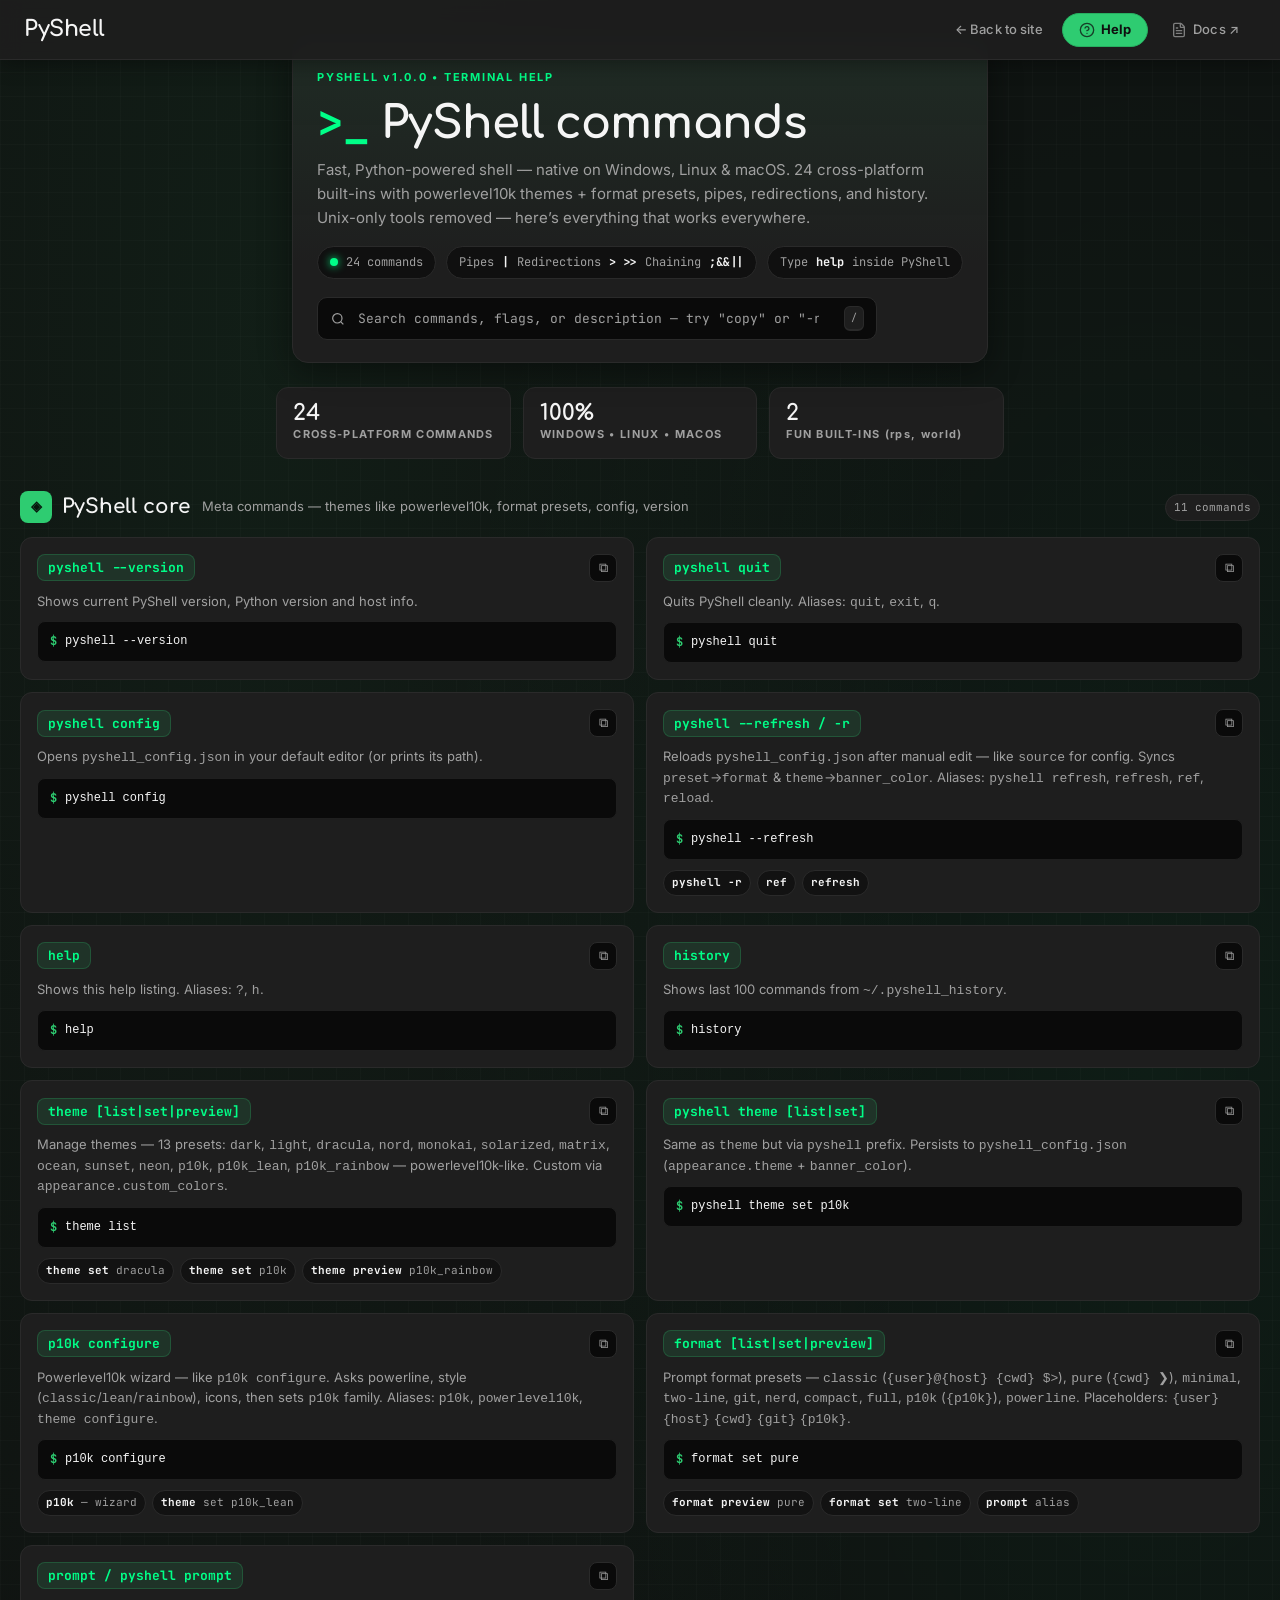
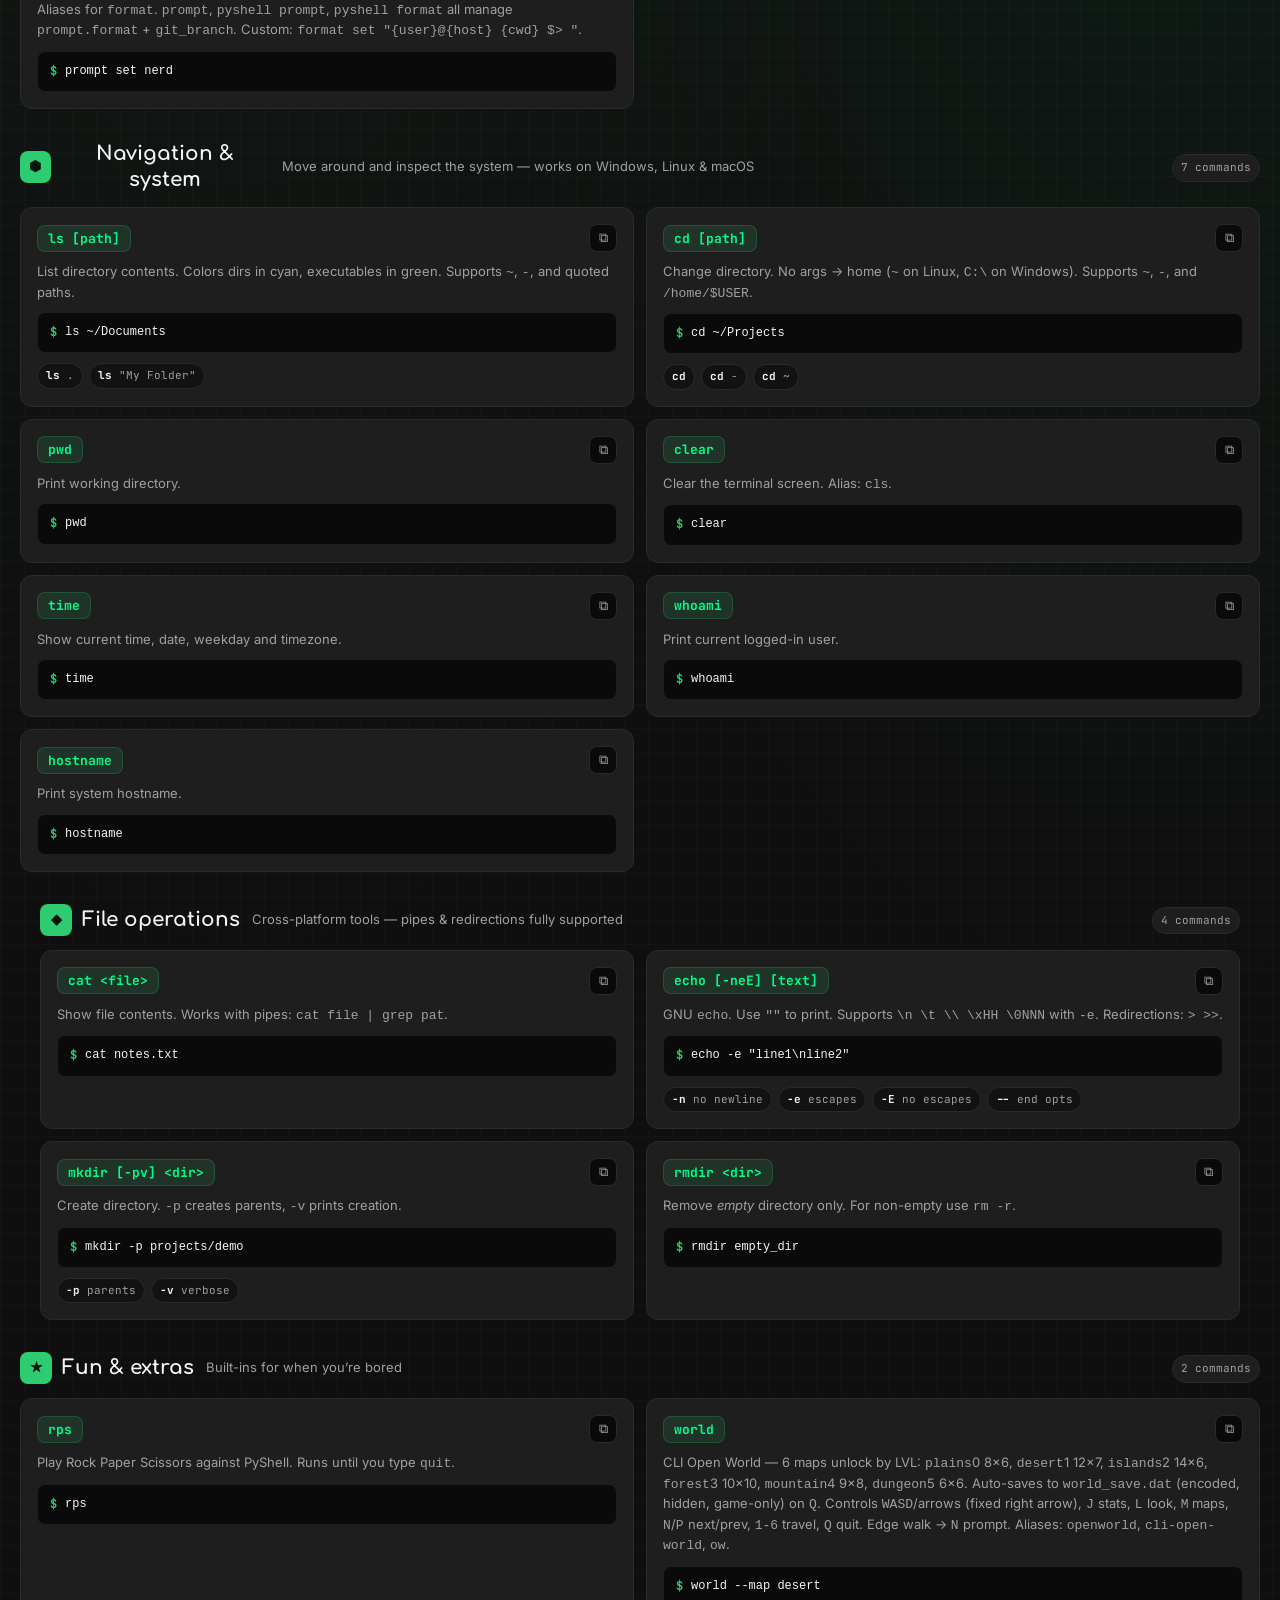
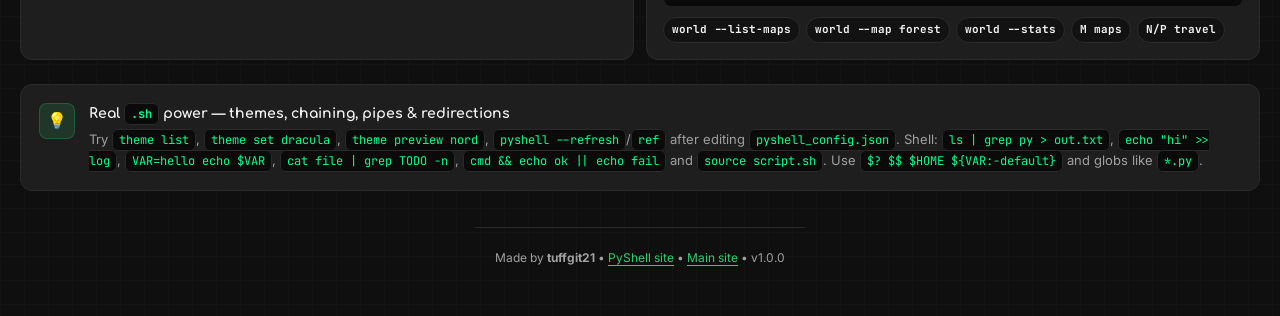
<file: pyshell_help.html>
<!doctype html>
<html lang="en">
  <head>
    <meta charset="UTF-8" />
    <meta name="viewport" content="width=device-width, initial-scale=1.0" />
    <title>PyShell — Help & Commands</title>
    <link rel="icon" type="image/svg+xml" href="favicon.svg" />
    <link rel="manifest" href="manifest.json" />
    <meta name="theme-color" content="#0f0f0f" />
    <meta name="apple-mobile-web-app-capable" content="yes" />
    <link rel="apple-touch-icon" href="favicon.svg" />
    <link rel="preconnect" href="https://fonts.googleapis.com" />
    <link rel="preconnect" href="https://fonts.gstatic.com" crossorigin />
    <link
      href="https://fonts.googleapis.com/css2?family=Comfortaa:wght@300..700&family=JetBrains+Mono:wght@400;600;700&family=Inter:wght@400;500;600;700&display=swap"
      rel="stylesheet"
    />
    <link rel="stylesheet" href="style.css" />
    <script src="script.js" defer></script>
  </head>
  <body class="help-page">
    <header class="hdiv">
      <a class="hp" href="./index.html">PyShell</a>
      <button
        class="menu-toggle"
        type="button"
        aria-expanded="false"
        aria-controls="main-navigation"
      >
        <span class="menu-icon" aria-hidden="true"
          ><span></span><span></span><span></span
        ></span>
        <span class="sr-only">Toggle navigation</span>
      </button>
      <nav class="hnav" id="main-navigation">
        <a class="hbutton" href="https://tuffgit21.github.io/PyShell/"
          >← Back to site</a
        >
        <a class="hbutton active" href="#top"
          ><svg
            xmlns="http://www.w3.org/2000/svg"
            width="24"
            height="24"
            viewBox="0 0 24 24"
            fill="none"
            stroke="currentColor"
            stroke-width="2"
            stroke-linecap="round"
            stroke-linejoin="round"
            class="lucide lucide-circle-question-mark"
          >
            <circle cx="12" cy="12" r="10" />
            <path d="M9.09 9a3 3 0 0 1 5.83 1c0 2-3 3-3 3" />
            <path d="M12 17h.01" /></svg
          >Help</a
        >
        <a
          class="hbutton"
          href="https://tuffgit21.github.io/PyShell/"
          target="_blank"
          rel="noopener"
          ><svg
            xmlns="http://www.w3.org/2000/svg"
            width="24"
            height="24"
            viewBox="0 0 24 24"
            fill="none"
            stroke="currentColor"
            stroke-width="2"
            stroke-linecap="round"
            stroke-linejoin="round"
            class="lucide lucide-file-text"
          >
            <path
              d="M6 22a2 2 0 0 1-2-2V4a2 2 0 0 1 2-2h8a2.4 2.4 0 0 1 1.704.706l3.588 3.588A2.4 2.4 0 0 1 20 8v12a2 2 0 0 1-2 2z"
            />
            <path d="M14 2v5a1 1 0 0 0 1 1h5" />
            <path d="M10 9H8" />
            <path d="M16 13H8" />
            <path d="M16 17H8" /></svg
          >Docs ↗</a
        >
      </nav>
    </header>

    <main class="main-content" id="top">
      <!-- Hero -->
      <section class="help-hero">
        <p class="eyebrow">
          PYSHELL
          <span data-pyshell-version data-pyshell-version-prefix="v"
            >v0.3.3-alpha</span
          >
          • TERMINAL HELP
        </p>
        <h1><span>>_</span> PyShell commands</h1>
        <p class="intro-text">
          Fast, Python-powered shell — native on Windows, Linux & macOS. 24
          cross-platform built-ins with powerlevel10k themes + format presets,
          pipes, redirections, and history. Unix-only tools removed — here’s
          everything that works everywhere.
        </p>
        <div class="hero-meta">
          <span class="meta-pill dot">24 commands</span>
          <span class="meta-pill"
            >Pipes <strong>|</strong> Redirections
            <strong>&gt; &gt;&gt;</strong> Chaining
            <strong>;&amp;&amp;||</strong></span
          >
          <span class="meta-pill"
            >Type <strong>help</strong> inside PyShell</span
          >
        </div>
        <label class="search-wrap" aria-label="Search commands">
          <svg
            viewBox="0 0 24 24"
            width="16"
            height="16"
            fill="none"
            stroke="currentColor"
            stroke-width="1.8"
            aria-hidden="true"
          >
            <circle cx="11" cy="11" r="7" />
            <path d="M16 16l4 4" />
          </svg>
          <input
            id="cmd-search"
            type="search"
            placeholder='Search commands, flags, or description — try "copy" or "-r"'
            autocomplete="off"
          />
          <kbd>/</kbd>
        </label>
      </section>

      <div class="stats">
        <div class="stat">
          <strong>24</strong><span>CROSS-PLATFORM COMMANDS</span>
        </div>
        <div class="stat">
          <strong>100%</strong><span>WINDOWS • LINUX • MACOS</span>
        </div>
        <div class="stat">
          <strong>2</strong><span>FUN BUILT-INS (rps, world)</span>
        </div>
      </div>

      <!-- Core — themes + format presets like powerlevel10k -->
      <section class="category" data-category>
        <div class="category-head">
          <h2><span class="cat-icon">◈</span> PyShell core</h2>
          <p>
            Meta commands — themes like powerlevel10k, format presets, config,
            version
          </p>
          <span class="count">11 commands</span>
        </div>
        <div class="command-grid">
          <article
            class="command-card"
            data-search="pyshell --version version shows current"
          >
            <div class="cmd-top">
              <span class="cmd-name">pyshell --version</span>
              <div class="cmd-actions">
                <button
                  class="icon-btn"
                  aria-label="Copy command"
                  onclick="copyCmd(this, 'pyshell --version')"
                >
                  ⧉
                </button>
              </div>
            </div>
            <p class="cmd-desc">
              Shows current PyShell version, Python version and host info.
            </p>
            <div class="cmd-example">
              <span class="prompt">$</span> <code>pyshell --version</code>
            </div>
          </article>
          <article
            class="command-card"
            data-search="pyshell quit exit q quits shell"
          >
            <div class="cmd-top">
              <span class="cmd-name">pyshell quit</span>
              <div class="cmd-actions">
                <button
                  class="icon-btn"
                  aria-label="Copy command"
                  onclick="copyCmd(this, 'pyshell quit')"
                >
                  ⧉
                </button>
              </div>
            </div>
            <p class="cmd-desc">
              Quits PyShell cleanly. Aliases: <code>quit</code>,
              <code>exit</code>, <code>q</code>.
            </p>
            <div class="cmd-example">
              <span class="prompt">$</span> <code>pyshell quit</code>
            </div>
          </article>
          <article
            class="command-card"
            data-search="pyshell config cfg config open"
          >
            <div class="cmd-top">
              <span class="cmd-name">pyshell config</span>
              <div class="cmd-actions">
                <button
                  class="icon-btn"
                  aria-label="Copy command"
                  onclick="copyCmd(this, 'pyshell config')"
                >
                  ⧉
                </button>
              </div>
            </div>
            <p class="cmd-desc">
              Opens <code>pyshell_config.json</code> in your default editor (or
              prints its path).
            </p>
            <div class="cmd-example">
              <span class="prompt">$</span> <code>pyshell config</code>
            </div>
          </article>
          <article
            class="command-card"
            data-search="pyshell --refresh -r refresh reload ref source config manual edit"
          >
            <div class="cmd-top">
              <span class="cmd-name">pyshell --refresh / -r</span>
              <div class="cmd-actions">
                <button
                  class="icon-btn"
                  aria-label="Copy command"
                  onclick="copyCmd(this, 'pyshell --refresh')"
                >
                  ⧉
                </button>
              </div>
            </div>
            <p class="cmd-desc">
              Reloads <code>pyshell_config.json</code> after manual edit — like
              <code>source</code> for config. Syncs <code>preset</code>→<code
                >format</code
              >
              & <code>theme</code>→<code>banner_color</code>. Aliases:
              <code>pyshell refresh</code>, <code>refresh</code>,
              <code>ref</code>, <code>reload</code>.
            </p>
            <div class="cmd-example">
              <span class="prompt">$</span> <code>pyshell --refresh</code>
            </div>
            <div class="cmd-flags">
              <span class="flag"><strong>pyshell -r</strong></span
              ><span class="flag"><strong>ref</strong></span
              ><span class="flag"><strong>refresh</strong></span>
            </div>
          </article>
          <article class="command-card" data-search="help ? h show help">
            <div class="cmd-top">
              <span class="cmd-name">help</span>
              <div class="cmd-actions">
                <button
                  class="icon-btn"
                  aria-label="Copy command"
                  onclick="copyCmd(this, 'help')"
                >
                  ⧉
                </button>
              </div>
            </div>
            <p class="cmd-desc">
              Shows this help listing. Aliases: <code>?</code>, <code>h</code>.
            </p>
            <div class="cmd-example">
              <span class="prompt">$</span> <code>help</code>
            </div>
          </article>
          <article
            class="command-card"
            data-search="history show command history"
          >
            <div class="cmd-top">
              <span class="cmd-name">history</span>
              <div class="cmd-actions">
                <button
                  class="icon-btn"
                  aria-label="Copy command"
                  onclick="copyCmd(this, 'history')"
                >
                  ⧉
                </button>
              </div>
            </div>
            <p class="cmd-desc">
              Shows last 100 commands from <code>~/.pyshell_history</code>.
            </p>
            <div class="cmd-example">
              <span class="prompt">$</span> <code>history</code>
            </div>
          </article>
          <article
            class="command-card"
            data-search="theme list set preview pyshell theme dark dracula nord monokai solarized matrix ocean sunset neon light p10k"
          >
            <div class="cmd-top">
              <span class="cmd-name">theme [list|set|preview]</span>
              <div class="cmd-actions">
                <button
                  class="icon-btn"
                  aria-label="Copy"
                  onclick="copyCmd(this, 'theme list')"
                >
                  ⧉
                </button>
              </div>
            </div>
            <p class="cmd-desc">
              Manage themes — 13 presets: <code>dark</code>, <code>light</code>,
              <code>dracula</code>, <code>nord</code>, <code>monokai</code>,
              <code>solarized</code>, <code>matrix</code>, <code>ocean</code>,
              <code>sunset</code>, <code>neon</code>, <code>p10k</code>,
              <code>p10k_lean</code>, <code>p10k_rainbow</code> —
              powerlevel10k-like. Custom via
              <code>appearance.custom_colors</code>.
            </p>
            <div class="cmd-example">
              <span class="prompt">$</span> <code>theme list</code>
            </div>
            <div class="cmd-flags">
              <span class="flag"><strong>theme set</strong> dracula</span
              ><span class="flag"><strong>theme set</strong> p10k</span
              ><span class="flag"
                ><strong>theme preview</strong> p10k_rainbow</span
              >
            </div>
          </article>
          <article
            class="command-card"
            data-search="pyshell theme list set preview config appearance banner color"
          >
            <div class="cmd-top">
              <span class="cmd-name">pyshell theme [list|set]</span>
              <div class="cmd-actions">
                <button
                  class="icon-btn"
                  aria-label="Copy"
                  onclick="copyCmd(this, 'pyshell theme set dracula')"
                >
                  ⧉
                </button>
              </div>
            </div>
            <p class="cmd-desc">
              Same as <code>theme</code> but via <code>pyshell</code> prefix.
              Persists to <code>pyshell_config.json</code> (<code
                >appearance.theme</code
              >
              + <code>banner_color</code>).
            </p>
            <div class="cmd-example">
              <span class="prompt">$</span> <code>pyshell theme set p10k</code>
            </div>
          </article>
          <article
            class="command-card"
            data-search="p10k configure powerlevel10k wizard theme classic lean rainbow icons nerd font"
          >
            <div class="cmd-top">
              <span class="cmd-name">p10k configure</span>
              <div class="cmd-actions">
                <button
                  class="icon-btn"
                  aria-label="Copy"
                  onclick="copyCmd(this, 'p10k configure')"
                >
                  ⧉
                </button>
              </div>
            </div>
            <p class="cmd-desc">
              Powerlevel10k wizard — like <code>p10k configure</code>. Asks
              powerline, style
              (<code>classic</code>/<code>lean</code>/<code>rainbow</code>),
              icons, then sets <code>p10k</code> family. Aliases:
              <code>p10k</code>, <code>powerlevel10k</code>,
              <code>theme configure</code>.
            </p>
            <div class="cmd-example">
              <span class="prompt">$</span> <code>p10k configure</code>
            </div>
            <div class="cmd-flags">
              <span class="flag"><strong>p10k</strong> — wizard</span
              ><span class="flag"><strong>theme</strong> set p10k_lean</span>
            </div>
          </article>
          <article
            class="command-card"
            data-search="format prompt list set preview classic pure minimal two-line git nerd compact full p10k powerline placeholders"
          >
            <div class="cmd-top">
              <span class="cmd-name">format [list|set|preview]</span>
              <div class="cmd-actions">
                <button
                  class="icon-btn"
                  aria-label="Copy"
                  onclick="copyCmd(this, 'format list')"
                >
                  ⧉
                </button>
              </div>
            </div>
            <p class="cmd-desc">
              Prompt format presets — <code>classic</code> (<code
                >{user}@{host} {cwd} $&gt;</code
              >), <code>pure</code> (<code>{cwd} ❯</code>),
              <code>minimal</code>, <code>two-line</code>, <code>git</code>,
              <code>nerd</code>, <code>compact</code>, <code>full</code>,
              <code>p10k</code> (<code>{p10k}</code>), <code>powerline</code>.
              Placeholders: <code>{user}</code> <code>{host}</code>
              <code>{cwd}</code> <code>{git}</code> <code>{p10k}</code>.
            </p>
            <div class="cmd-example">
              <span class="prompt">$</span> <code>format set pure</code>
            </div>
            <div class="cmd-flags">
              <span class="flag"><strong>format preview</strong> pure</span
              ><span class="flag"><strong>format set</strong> two-line</span
              ><span class="flag"><strong>prompt</strong> alias</span>
            </div>
          </article>
          <article
            class="command-card"
            data-search="prompt format pyshell prompt format classic pure p10k git_branch"
          >
            <div class="cmd-top">
              <span class="cmd-name">prompt / pyshell prompt</span>
              <div class="cmd-actions">
                <button
                  class="icon-btn"
                  aria-label="Copy"
                  onclick="copyCmd(this, 'prompt set nerd')"
                >
                  ⧉
                </button>
              </div>
            </div>
            <p class="cmd-desc">
              Aliases for <code>format</code>. <code>prompt</code>,
              <code>pyshell prompt</code>, <code>pyshell format</code> all
              manage <code>prompt.format</code> + <code>git_branch</code>.
              Custom: <code>format set "{user}@{host} {cwd} $&gt; "</code>.
            </p>
            <div class="cmd-example">
              <span class="prompt">$</span> <code>prompt set nerd</code>
            </div>
          </article>
        </div>
      </section>

      <!-- Navigation -->
      <section class="category" data-category>
        <div class="category-head">
          <h2><span class="cat-icon">⬢</span> Navigation & system</h2>
          <p>
            Move around and inspect the system — works on Windows, Linux & macOS
          </p>
          <span class="count">7 commands</span>
        </div>
        <div class="command-grid">
          <article class="command-card" data-search="ls list directory path">
            <div class="cmd-top">
              <span class="cmd-name">ls [path]</span>
              <div class="cmd-actions">
                <button
                  class="icon-btn"
                  aria-label="Copy"
                  onclick="copyCmd(this, 'ls')"
                >
                  ⧉
                </button>
              </div>
            </div>
            <p class="cmd-desc">
              List directory contents. Colors dirs in cyan, executables in
              green. Supports <code>~</code>, <code>-</code>, and quoted paths.
            </p>
            <div class="cmd-example">
              <span class="prompt">$</span> <code>ls ~/Documents</code>
            </div>
            <div class="cmd-flags">
              <span class="flag"><strong>ls</strong> .</span
              ><span class="flag"><strong>ls</strong> "My Folder"</span>
            </div>
          </article>
          <article
            class="command-card"
            data-search="cd change directory home ~ -"
          >
            <div class="cmd-top">
              <span class="cmd-name">cd [path]</span>
              <div class="cmd-actions">
                <button
                  class="icon-btn"
                  aria-label="Copy"
                  onclick="copyCmd(this, 'cd ~')"
                >
                  ⧉
                </button>
              </div>
            </div>
            <p class="cmd-desc">
              Change directory. No args → home (<code>~</code> on Linux,
              <code>C:\</code> on Windows). Supports <code>~</code>,
              <code>-</code>, and <code>/home/$USER</code>.
            </p>
            <div class="cmd-example">
              <span class="prompt">$</span> <code>cd ~/Projects</code>
            </div>
            <div class="cmd-flags">
              <span class="flag"><strong>cd</strong></span
              ><span class="flag"><strong>cd</strong> -</span
              ><span class="flag"><strong>cd</strong> ~</span>
            </div>
          </article>
          <article
            class="command-card"
            data-search="pwd show current directory print working"
          >
            <div class="cmd-top">
              <span class="cmd-name">pwd</span>
              <div class="cmd-actions">
                <button
                  class="icon-btn"
                  aria-label="Copy"
                  onclick="copyCmd(this, 'pwd')"
                >
                  ⧉
                </button>
              </div>
            </div>
            <p class="cmd-desc">Print working directory.</p>
            <div class="cmd-example">
              <span class="prompt">$</span> <code>pwd</code>
            </div>
          </article>
          <article class="command-card" data-search="clear cls clear screen">
            <div class="cmd-top">
              <span class="cmd-name">clear</span>
              <div class="cmd-actions">
                <button
                  class="icon-btn"
                  aria-label="Copy"
                  onclick="copyCmd(this, 'clear')"
                >
                  ⧉
                </button>
              </div>
            </div>
            <p class="cmd-desc">
              Clear the terminal screen. Alias: <code>cls</code>.
            </p>
            <div class="cmd-example">
              <span class="prompt">$</span> <code>clear</code>
            </div>
          </article>
          <article
            class="command-card"
            data-search="time date show clock timezone"
          >
            <div class="cmd-top">
              <span class="cmd-name">time</span>
              <div class="cmd-actions">
                <button
                  class="icon-btn"
                  aria-label="Copy"
                  onclick="copyCmd(this, 'time')"
                >
                  ⧉
                </button>
              </div>
            </div>
            <p class="cmd-desc">
              Show current time, date, weekday and timezone.
            </p>
            <div class="cmd-example">
              <span class="prompt">$</span> <code>time</code>
            </div>
          </article>
          <article class="command-card" data-search="whoami show user getpass">
            <div class="cmd-top">
              <span class="cmd-name">whoami</span>
              <div class="cmd-actions">
                <button
                  class="icon-btn"
                  aria-label="Copy"
                  onclick="copyCmd(this, 'whoami')"
                >
                  ⧉
                </button>
              </div>
            </div>
            <p class="cmd-desc">Print current logged-in user.</p>
            <div class="cmd-example">
              <span class="prompt">$</span> <code>whoami</code>
            </div>
          </article>
          <article
            class="command-card"
            data-search="hostname show computer name"
          >
            <div class="cmd-top">
              <span class="cmd-name">hostname</span>
              <div class="cmd-actions">
                <button
                  class="icon-btn"
                  aria-label="Copy"
                  onclick="copyCmd(this, 'hostname')"
                >
                  ⧉
                </button>
              </div>
            </div>
            <p class="cmd-desc">Print system hostname.</p>
            <div class="cmd-example">
              <span class="prompt">$</span> <code>hostname</code>
            </div>
          </article>
          <!-- Unix-replicating: env/export/unset/source kept in CMD_LIST but hidden from help (available via terminal `help`) -->
        </div>
      </section>

      <!-- File Operations (cross-platform subset; Unix-only cp/mv/rm/touch/grep kept in CMD_LIST but hidden here) -->
      <section class="category" data-category>
        <div class="category-head">
          <h2><span class="cat-icon">◆</span> File operations</h2>
          <p>Cross-platform tools — pipes & redirections fully supported</p>
          <span class="count">4 commands</span>
        </div>
        <div class="command-grid">
          <article
            class="command-card"
            data-search="cat show file piped stdin |"
          >
            <div class="cmd-top">
              <span class="cmd-name">cat &lt;file&gt;</span>
              <div class="cmd-actions">
                <button
                  class="icon-btn"
                  aria-label="Copy"
                  onclick="copyCmd(this, 'cat README.md')"
                >
                  ⧉
                </button>
              </div>
            </div>
            <p class="cmd-desc">
              Show file contents. Works with pipes:
              <code>cat file | grep pat</code>.
            </p>
            <div class="cmd-example">
              <span class="prompt">$</span> <code>cat notes.txt</code>
            </div>
          </article>
          <article
            class="command-card"
            data-search="echo print text -n -e -E escapes newline backslash"
          >
            <div class="cmd-top">
              <span class="cmd-name">echo [-neE] [text]</span>
              <div class="cmd-actions">
                <button
                  class="icon-btn"
                  aria-label="Copy"
                  onclick="copyCmd(this, 'echo &quot;hello&quot;')"
                >
                  ⧉
                </button>
              </div>
            </div>
            <p class="cmd-desc">
              GNU <code>echo</code>. Use <code>""</code> to print. Supports
              <code>\n \t \\ \xHH \0NNN</code> with <code>-e</code>.
              Redirections: <code>&gt; &gt;&gt;</code>.
            </p>
            <div class="cmd-example">
              <span class="prompt">$</span> <code>echo -e "line1\nline2"</code>
            </div>
            <div class="cmd-flags">
              <span class="flag"><strong>-n</strong> no newline</span
              ><span class="flag"><strong>-e</strong> escapes</span
              ><span class="flag"><strong>-E</strong> no escapes</span
              ><span class="flag"><strong>--</strong> end opts</span>
            </div>
          </article>
          <!-- Unix-replicating cp/mv kept in CMD_LIST but hidden from help -->
          <article
            class="command-card"
            data-search="mkdir make directory -p -v parents"
          >
            <div class="cmd-top">
              <span class="cmd-name">mkdir [-pv] &lt;dir&gt;</span>
              <div class="cmd-actions">
                <button
                  class="icon-btn"
                  aria-label="Copy"
                  onclick="copyCmd(this, 'mkdir -p a/b/c')"
                >
                  ⧉
                </button>
              </div>
            </div>
            <p class="cmd-desc">
              Create directory. <code>-p</code> creates parents,
              <code>-v</code> prints creation.
            </p>
            <div class="cmd-example">
              <span class="prompt">$</span> <code>mkdir -p projects/demo</code>
            </div>
            <div class="cmd-flags">
              <span class="flag"><strong>-p</strong> parents</span
              ><span class="flag"><strong>-v</strong> verbose</span>
            </div>
          </article>
          <!-- Unix-replicating rm kept in CMD_LIST but hidden from help -->
          <article
            class="command-card"
            data-search="rmdir remove empty directory"
          >
            <div class="cmd-top">
              <span class="cmd-name">rmdir &lt;dir&gt;</span>
              <div class="cmd-actions">
                <button
                  class="icon-btn"
                  aria-label="Copy"
                  onclick="copyCmd(this, 'rmdir empty_dir')"
                >
                  ⧉
                </button>
              </div>
            </div>
            <p class="cmd-desc">
              Remove <em>empty</em> directory only. For non-empty use
              <code>rm -r</code>.
            </p>
            <div class="cmd-example">
              <span class="prompt">$</span> <code>rmdir empty_dir</code>
            </div>
          </article>
          <!-- Unix-replicating touch/grep kept in CMD_LIST but hidden from help -->
        </div>
      </section>

      <!-- Fun -->
      <section class="category" data-category>
        <div class="category-head">
          <h2><span class="cat-icon">★</span> Fun & extras</h2>
          <p>Built-ins for when you’re bored</p>
          <span class="count">2 commands</span>
        </div>
        <div class="command-grid">
          <article
            class="command-card"
            data-search="rps rock paper scissors game builtin"
          >
            <div class="cmd-top">
              <span class="cmd-name">rps</span>
              <div class="cmd-actions">
                <button
                  class="icon-btn"
                  aria-label="Copy"
                  onclick="copyCmd(this, 'rps')"
                >
                  ⧉
                </button>
              </div>
            </div>
            <p class="cmd-desc">
              Play Rock Paper Scissors against PyShell. Runs until you type
              <code>quit</code>.
            </p>
            <div class="cmd-example">
              <span class="prompt">$</span> <code>rps</code>
            </div>
          </article>
          <article
            class="command-card"
            data-search="world openworld cli-open-world ow adventure wasd arrows game builtin map save load unlock"
          >
            <div class="cmd-top">
              <span class="cmd-name">world</span>
              <div class="cmd-actions">
                <button
                  class="icon-btn"
                  aria-label="Copy"
                  onclick="copyCmd(this, 'world')"
                >
                  ⧉
                </button>
              </div>
            </div>
            <p class="cmd-desc">
              CLI Open World — 6 maps unlock by LVL: <code>plains</code>0 8×6,
              <code>desert</code>1 12×7, <code>islands</code>2 14×6,
              <code>forest</code>3 10×10, <code>mountain</code>4 9×8,
              <code>dungeon</code>5 6×6. Auto-saves to
              <code>world_save.dat</code> (encoded, hidden, game-only) on
              <code>Q</code>. Controls <code>WASD</code>/arrows (fixed right
              arrow), <code>J</code> stats, <code>L</code> look,
              <code>M</code> maps, <code>N</code>/<code>P</code> next/prev,
              <code>1-6</code> travel, <code>Q</code> quit. Edge walk →
              <code>N</code> prompt. Aliases: <code>openworld</code>,
              <code>cli-open-world</code>, <code>ow</code>.
            </p>
            <div class="cmd-example">
              <span class="prompt">$</span> <code>world --map desert</code>
            </div>
            <div class="cmd-flags">
              <span class="flag"><strong>world --list-maps</strong></span
              ><span class="flag"><strong>world --map forest</strong></span
              ><span class="flag"><strong>world --stats</strong></span
              ><span class="flag"><strong>M maps</strong></span
              ><span class="flag"><strong>N/P travel</strong></span>
            </div>
          </article>
        </div>
      </section>

      <div id="no-results" class="no-results">
        <p style="margin: 0 0 6px; font-weight: 700; color: var(--text)">
          No commands found
        </p>
        <p style="margin: 0; font-size: 13px">
          Try a different term — e.g.
          <code
            style="
              font-family: var(--mono);
              background: #0a0a0a;
              border: 1px solid var(--border);
              padding: 2px 6px;
              border-radius: 6px;
            "
            >cp</code
          >
          or
          <code
            style="
              font-family: var(--mono);
              background: #0a0a0a;
              border: 1px solid var(--border);
              padding: 2px 6px;
              border-radius: 6px;
            "
            >grep</code
          >
        </p>
      </div>

      <section class="terminal-tip">
        <div class="tip-icon">💡</div>
        <div>
          <h3>
            Real <code>.sh</code> power — themes, chaining, pipes & redirections
          </h3>
          <p>
            Try <code>theme list</code>, <code>theme set dracula</code>,
            <code>theme preview nord</code>,
            <code>pyshell --refresh</code>/<code>ref</code> after editing
            <code>pyshell_config.json</code>. Shell:
            <code>ls | grep py &gt; out.txt</code>,
            <code>echo "hi" &gt;&gt; log</code>,
            <code>VAR=hello echo $VAR</code>,
            <code>cat file | grep TODO -n</code>,
            <code>cmd &amp;&amp; echo ok || echo fail</code> and
            <code>source script.sh</code>. Use
            <code>$? $$ $HOME ${VAR:-default}</code> and globs like
            <code>*.py</code>.
          </p>
        </div>
      </section>

      <p class="footer">
        Made by <strong>tuffgit21</strong> •
        <a
          href="https://tuffgit21.is-a.dev/PyShell/"
          target="_blank"
          rel="noopener"
          >PyShell site</a
        >
        •
        <a href="https://tuffgit21.is-a.dev/" target="_blank" rel="noopener"
          >Main site</a
        >
        •
        <span data-pyshell-version data-pyshell-version-prefix="v"
          >v0.3.3-alpha</span
        >
      </p>
    </main>

    <script>
      const input = document.getElementById("cmd-search");
      const cards = [...document.querySelectorAll(".command-card")];
      const categories = [...document.querySelectorAll("[data-category]")];
      const noResults = document.getElementById("no-results");

      function filter(q) {
        const query = q.trim().toLowerCase();
        let visibleCount = 0;
        cards.forEach((c) => {
          const hay = (c.dataset.search + " " + c.textContent).toLowerCase();
          const show = !query || hay.includes(query);
          c.classList.toggle("hidden", !show);
          if (show) visibleCount++;
        });
        categories.forEach((cat) => {
          const hasVisible = [...cat.querySelectorAll(".command-card")].some(
            (card) => !card.classList.contains("hidden"),
          );
          cat.style.display = hasVisible ? "" : "none";
          const countEl = cat.querySelector(".count");
          if (countEl && hasVisible) {
            const n = [...cat.querySelectorAll(".command-card")].filter(
              (c) => !c.classList.contains("hidden"),
            ).length;
            const total = cat.querySelectorAll(".command-card").length;
            countEl.textContent = query
              ? n + " / " + total
              : total + " commands";
          }
        });
        noResults.classList.toggle("visible", visibleCount === 0);
      }

      input.addEventListener("input", (e) => filter(e.target.value));
      // keyboard shortcut: "/" to focus search, Esc to clear
      document.addEventListener("keydown", (e) => {
        if (e.key === "/" && document.activeElement !== input) {
          e.preventDefault();
          input.focus();
        }
        if (e.key === "Escape" && document.activeElement === input) {
          input.value = "";
          filter("");
          input.blur();
        }
      });

      function copyCmd(btn, text) {
        const markCopied = () => {
          btn.textContent = "✓";
          btn.classList.add("copied");
          setTimeout(() => {
            btn.textContent = "⧉";
            btn.classList.remove("copied");
          }, 1200);
        };
        const copyFallback = () => {
          const ta = document.createElement("textarea");
          ta.value = text;
          document.body.appendChild(ta);
          ta.select();
          document.execCommand("copy");
          document.body.removeChild(ta);
          markCopied();
        };

        if (navigator.clipboard && window.isSecureContext) {
          navigator.clipboard
            .writeText(text)
            .then(markCopied)
            .catch(copyFallback);
        } else {
          copyFallback();
        }
      }
    </script>
  </body>
</html>
</file>
<file: style.css>
:root {
  --primary: #2ecc71;
  --primary-dark: #27ae60;
  --neon: #39ff14;
  --neon-glow: #00ff88;
  --background: #0f0f0f;
  --surface: #1e1e1e;
  --surface-hover: #252525;
  --border: #2a2a2a;
  --text: #f5f5f5;
  --text-muted: #a0a0a0;
  --radius: 12px;
  --font: "Inter", system-ui, -apple-system, sans-serif;
  --font-display: "Comfortaa", sans-serif;
  --mono: "JetBrains Mono", ui-monospace, monospace;
}
html {
  scroll-behavior: smooth;
}
* {
  box-sizing: border-box;
}
.span {
  text-align: center;
  display: inline-block;
  font-size: 23px;

  width: 1.2cm;
  height: 0.99cm;
}
body {
  background-color: var(--background);
  color: var(--text);
  font-family: var(--font);
  display: flex;
  flex-direction: column;
  align-items: stretch;
  min-height: 200vh;
  margin: 0;
  padding: 0;
  line-height: 1.6;
  -webkit-font-smoothing: antialiased;
}
html,
body {
  overflow-x: hidden;
  overflow-y: visible;
  max-width: 100vw;
}
.hdiv {
  position: fixed;
  left: 0;
  right: 0;
  display: flex;
  align-items: center;
  justify-content: space-between;
  background: rgba(30, 30, 30, 0.92);
  backdrop-filter: blur(10px);
  -webkit-backdrop-filter: blur(10px);
  border-bottom: 1px solid var(--border);
  width: 100%;
  min-height: 60px;
  height: auto;
  padding: 10px 24px;
  top: 0;
  z-index: 1000;
  gap: 16px;
  box-sizing: border-box;
  box-shadow: 0 4px 20px rgba(0, 0, 0, 0.35);
}
.main-content {
  padding-top: 70px;
}
.hp {
  margin: 0;
  font-family: var(--font-display);
  font-size: 22px;
  font-weight: 700;
  color: var(--text);
  letter-spacing: -0.5px;
  white-space: nowrap;
}
.hp:hover {
  color: var(--neon);
  transition: 0.4s ease-in-out;
  text-shadow: 0 15px 15px #27ae60;
}
.hnav {
  display: flex;
  align-items: center;
  gap: 6px;
  flex-wrap: wrap;
}
.menu-toggle {
  display: none;
  align-items: center;
  justify-content: center;
  width: 42px;
  height: 42px;
  border: 1px solid var(--border);
  border-radius: 10px;
  background: var(--surface);
  cursor: pointer;
  transition:
    background 0.2s ease,
    border-color 0.2s ease,
    box-shadow 0.2s ease;
}
.menu-toggle:hover {
  background: var(--surface-hover);
  border-color: var(--primary);
  box-shadow: 0 0 0 3px rgba(46, 204, 113, 0.12);
}
.menu-icon {
  display: block;
  position: relative;
  width: 18px;
  height: 14px;
}
.menu-icon span {
  position: absolute;
  left: 0;
  width: 100%;
  height: 2px;
  background: var(--text);
  border-radius: 2px;
  transition:
    transform 0.3s ease,
    opacity 0.2s ease,
    width 0.3s ease;
}
.menu-icon span:nth-child(1) {
  top: 0;
}
.menu-icon span:nth-child(2) {
  top: 6px;
}
.menu-icon span:nth-child(3) {
  top: 12px;
}
.menu-toggle[aria-expanded="true"] .menu-icon span:nth-child(1) {
  transform: translateY(6px) rotate(45deg);
}
.menu-toggle[aria-expanded="true"] .menu-icon span:nth-child(2) {
  opacity: 0;
  transform: scaleX(0);
}
.menu-toggle[aria-expanded="true"] .menu-icon span:nth-child(3) {
  transform: translateY(-6px) rotate(-45deg);
}
.menu-toggle[aria-expanded="true"] {
  border-color: var(--primary);
  background: var(--surface-hover);
}
.sr-only {
  position: absolute;
  width: 1px;
  height: 1px;
  padding: 0;
  margin: -1px;
  overflow: hidden;
  clip: rect(0, 0, 0, 0);
  white-space: nowrap;
  border: 0;
}
a {
  text-decoration: none;
  color: inherit;
  font-family: var(--font);
}
.hbutton {
  display: inline-flex;
  align-items: center;
  justify-content: center;
  gap: 6px;
  border: 1px solid transparent;
  background: transparent;
  border-radius: 20px;
  height: 34px;
  padding: 0 12px;
  color: var(--text-muted);
  font-family: var(--font);
  font-size: 13px;
  font-weight: 500;
  letter-spacing: 0.01em;
  cursor: pointer;
  transition:
    background 0.2s ease,
    border-color 0.2s ease,
    color 0.2s ease,
    transform 0.15s ease;
  white-space: nowrap;
  line-height: 1;
}
.hbutton svg {
  flex: 0 0 16px;
  opacity: 0.75;
  transition: opacity 0.2s ease;
}
.hbutton:hover {
  background: var(--surface-hover);
  border-color: var(--border);
  color: var(--text);
  transform: translateY(-1px);
}
.hbutton:hover svg {
  opacity: 1;
}
.hbutton:active {
  transform: translateY(0);
}
.hbutton:focus-visible {
  outline: 2px solid var(--primary);
  outline-offset: 2px;
}
.intro,
.screenshots-section,
.social-section,
.updates-section,
.contact-section {
  width: 100%;
  max-width: 880px;
}
.intro {
  padding: 36px 0 12px;
}
.eyebrow {
  margin: 0 0 10px;
  color: var(--neon-glow);
  font-size: 11px;
  font-weight: 700;
  letter-spacing: 0.16em;
}
.intro h1 {
  max-width: 700px;
  margin-bottom: 16px;
  font-size: clamp(2rem, 5vw, 4rem);
  line-height: 1.1;
}
.intro-text {
  max-width: 560px;
  margin: 0;
  color: var(--text-muted);
  font-size: 17px;
}
.section-heading {
  margin-bottom: 18px;
}
.section-heading h2,
.contact-section h2 {
  text-align: left;
  max-width: none;
  font-family: var(--font-display);
  font-size: 1.6rem;
}
.social-grid {
  display: grid;
  grid-template-columns: repeat(2, 1fr);
  gap: 14px;
}
.social-card {
  display: flex;
  align-items: center;
  gap: 14px;
  min-height: 92px;
  padding: 18px;
  background: var(--surface);
  border: 1px solid var(--border);
  border-radius: var(--radius);
  transition:
    border-color 0.2s ease,
    transform 0.2s ease,
    background 0.2s ease;
}
.social-card:hover {
  background: var(--surface-hover);
  border-color: var(--primary);
  transform: translateY(-3px);
}
.social-icon {
  display: grid;
  flex: 0 0 44px;
  place-items: center;
  width: 44px;
  height: 44px;
  border-radius: 10px;
  background: var(--primary);
  color: #07150c;
  font-size: 13px;
  font-weight: 800;
}
.social-icon svg {
  width: 20px;
  height: 20px;
  display: block;
}
.social-card strong,
.social-card small {
  display: block;
}
.social-card strong {
  color: var(--text);
  font-size: 15px;
}
.social-card small {
  color: var(--text-muted);
  font-size: 12px;
}
.arrow {
  margin-left: auto;
  color: var(--neon-glow);
  font-size: 20px;
}
/* --- Screenshots Section --- */
.screenshots-section {
  margin-top: 12px;
}
.screenshot-grid {
  display: grid;
  grid-template-columns: repeat(3, 1fr);
  gap: 16px;
}
.screenshot-card {
  margin: 0;
  background: var(--surface);
  border: 1px solid var(--border);
  border-radius: var(--radius);
  overflow: hidden;
  max-width: 280px;
  width: 100%;
  transition:
    border-color 0.2s ease,
    transform 0.2s ease,
    box-shadow 0.2s ease;
}
.screenshot-card:hover {
  border-color: var(--primary);
  transform: translateY(-3px);
  box-shadow: 0 8px 24px rgba(0, 0, 0, 0.4);
}
.screenshot-frame {
  position: relative;
  aspect-ratio: 16 / 10;
  max-height: 180px;
  max-width: 280px;
  background: #0a0a0a;
  border-bottom: 1px solid var(--border);
  overflow: hidden;
  display: block;
  width: 100%;
}
.screenshot-frame img {
  position: relative;
  z-index: 2;
  display: block;
  width: 100%;
  height: 100%;
  object-fit: contain;
  background: #0a0a0a;
}
.screenshot-placeholder {
  position: absolute;
  inset: 0;
  display: flex;
  flex-direction: column;
  align-items: center;
  justify-content: center;
  gap: 6px;
  width: 100%;
  height: 100%;
  min-height: 100%;
  background:
    radial-gradient(
      ellipse at 30% 20%,
      rgba(46, 204, 113, 0.12),
      transparent 50%
    ),
    radial-gradient(
      ellipse at 80% 80%,
      rgba(0, 255, 136, 0.08),
      transparent 50%
    ),
    #0f0f0f;
  border: 1px dashed rgba(46, 204, 113, 0.18);
  box-sizing: border-box;
  text-align: center;
  padding: 16px;
  z-index: 1;
}
.placeholder-icon {
  display: grid;
  place-items: center;
  width: 44px;
  height: 44px;
  border-radius: 10px;
  background: rgba(46, 204, 113, 0.12);
  border: 1px solid rgba(46, 204, 113, 0.25);
  color: var(--neon-glow);
  font-size: 16px;
  font-weight: 800;
  font-family: var(--font-display);
}
.screenshot-placeholder p {
  margin: 4px 0 0;
  color: var(--text);
  font-size: 13px;
  font-weight: 700;
  font-family: var(--font-display);
}
.screenshot-placeholder small {
  color: var(--text-muted);
  font-size: 11px;
}
.screenshot-card {
  cursor: zoom-in;
}
.screenshot-card:focus-visible {
  outline: 2px solid var(--primary);
  outline-offset: 2px;
}
.screenshot-card figcaption {
  padding: 12px 14px;
  color: var(--text-muted);
  font-size: 13px;
  line-height: 1.5;
  background: var(--surface);
}
.screenshot-frame::after {
  content: "⤢ Click to expand";
  position: absolute;
  inset: 0;
  display: grid;
  place-items: center;
  background: rgba(0, 0, 0, 0.55);
  color: var(--text);
  font-size: 12px;
  font-weight: 700;
  letter-spacing: 0.08em;
  opacity: 0;
  transition: opacity 0.2s ease;
  pointer-events: none;
}
.screenshot-card:hover .screenshot-frame::after,
.screenshot-card:focus-visible .screenshot-frame::after {
  opacity: 1;
}
.screenshot-wrapper {
  position: relative;
  isolation: isolate;
  overflow: visible;
}
.screenshot-scroller {
  overflow: visible;
  position: relative;
  z-index: 1;
}
.screenshot-nav {
  display: none;
  position: absolute;
  top: 42%;
  transform: translateY(-50%);
  width: 36px;
  height: 36px;
  border-radius: 50%;
  border: 1px solid var(--border);
  background: rgba(30, 30, 30, 0.95);
  color: var(--text);
  font-size: 20px;
  line-height: 1;
  cursor: pointer;
  z-index: 10;
  place-items: center;
  box-shadow: 0 4px 16px rgba(0, 0, 0, 0.5);
  transition:
    background 0.2s ease,
    border-color 0.2s ease,
    opacity 0.2s ease;
  pointer-events: auto;
}
.screenshot-nav:hover {
  background: var(--surface-hover);
  border-color: var(--primary);
}
.screenshot-nav:disabled {
  opacity: 0.35;
  cursor: default;
  pointer-events: none;
}
.screenshot-nav--prev {
  left: -14px;
}
.screenshot-nav--next {
  right: -14px;
}
.screenshot-dots {
  display: none;
  justify-content: center;
  gap: 8px;
  margin-top: 12px;
}
.screenshot-dot {
  width: 8px;
  height: 8px;
  border-radius: 50%;
  border: none;
  background: var(--border);
  cursor: pointer;
  padding: 0;
  transition:
    background 0.2s ease,
    transform 0.2s ease;
}
.screenshot-dot.is-active {
  background: var(--primary);
  transform: scale(1.25);
}
/* --- Lightbox --- */
.lightbox {
  position: fixed;
  inset: 0;
  z-index: 1000;
  display: none;
  align-items: center;
  justify-content: center;
  padding: 24px;
}
.lightbox.is-open {
  display: flex;
}
.lightbox-backdrop {
  position: absolute;
  inset: 0;
  background: rgba(0, 0, 0, 0.85);
}
.lightbox-content {
  position: relative;
  max-width: min(92vw, 1100px);
  max-height: 90vh;
  display: flex;
  flex-direction: column;
  align-items: center;
  gap: 12px;
  z-index: 1;
  animation: lightboxIn 0.25s ease;
}
@keyframes lightboxIn {
  from {
    opacity: 0;
    transform: scale(0.96);
  }
  to {
    opacity: 1;
    transform: scale(1);
  }
}
.lightbox-image {
  max-width: 100%;
  max-height: 78vh;
  width: auto;
  height: auto;
  border-radius: 10px;
  border: 1px solid var(--border);
  box-shadow: 0 20px 60px rgba(0, 0, 0, 0.6);
  background: #0a0a0a;
  object-fit: contain;
}
.lightbox-placeholder {
  display: none;
  flex-direction: column;
  align-items: center;
  justify-content: center;
  gap: 8px;
  width: min(520px, 90vw);
  min-height: 300px;
  padding: 32px;
  border-radius: 10px;
  border: 1px dashed rgba(46, 204, 113, 0.25);
  background:
    radial-gradient(
      ellipse at 30% 20%,
      rgba(46, 204, 113, 0.12),
      transparent 50%
    ),
    #1a1a1a;
  text-align: center;
}
.lightbox-caption {
  margin: 0;
  color: var(--text-muted);
  font-size: 13px;
  text-align: center;
  max-width: 600px;
  background: rgba(30, 30, 30, 0.9);
  padding: 8px 14px;
  border-radius: 20px;
  border: 1px solid var(--border);
}
.lightbox-close {
  position: absolute;
  top: -12px;
  right: -12px;
  width: 36px;
  height: 36px;
  display: grid;
  place-items: center;
  border-radius: 50%;
  border: 1px solid var(--border);
  background: var(--surface);
  z-index: 3;
  color: var(--text);
  font-size: 22px;
  line-height: 1;
  cursor: pointer;
  box-shadow: 0 4px 12px rgba(0, 0, 0, 0.4);
  transition:
    background 0.2s ease,
    transform 0.15s ease;
}
.lightbox-close:hover {
  background: var(--surface-hover);
  transform: scale(1.05);
}
.lightbox-close:focus-visible {
  outline: 2px solid var(--primary);
  outline-offset: 2px;
}
.updates-section {
  margin-top: 12px;
}
.update-card {
  display: grid;
  grid-template-columns: 125px 1fr;
  gap: 20px;
  padding: 20px 0;
  border-top: 1px solid var(--border);
}
.update-card time {
  color: var(--neon-glow);
  font-size: 11px;
  font-weight: 700;
  letter-spacing: 0.12em;
}
.update-card h3 {
  margin: 0 0 5px;
  font-family: var(--font-display);
  font-size: 16px;
}
.update-card p {
  margin: 0;
  color: var(--text-muted);
  font-size: 14px;
}
.contact-section {
  margin-top: 20px;
  padding: 28px;
  background: var(--surface);
  border: 1px solid var(--border);
  border-radius: var(--radius);
}
.contact-section p:not(.eyebrow) {
  margin: 0 0 18px;
  color: var(--text-muted);
}
.contact-button {
  display: inline-flex;
  align-items: center;
  gap: 8px;
  min-height: 40px;
  padding: 0 16px;
  border: 1px solid var(--primary-dark);
  border-radius: 8px;
  background: var(--primary);
  color: #0f0f0f;
  font-weight: 700;
}
.contact-button:hover {
  background: var(--neon);
  transition: 0.4s ease-in-out;
}
.card {
  background: rgb(34, 34, 51);
  border-radius: 20px;
  display: flex;
  flex-direction: row;
  align-items: center;
  justify-content: space-between;
  gap: 40px;
  padding: 30px;
  max-width: 900px;
  width: 80%;
  min-height: 550px;
  margin: 20px;
  flex-wrap: nowrap;
}
.main-content {
  flex: 1;
  display: flex;
  flex-direction: column;
  align-items: center;
  justify-content: flex-start;
  padding: 40px 20px;
  width: 100%;
  box-sizing: border-box;
  gap: 24px;
}
.content-grid {
  display: grid;
  grid-template-columns: 500px 340px;
  gap: 24px;
  align-items: start;
  width: 100%;
  max-width: 880px;
}
.card-stack {
  display: flex;
  flex-direction: column;
  gap: 24px;
  min-width: 0;
}
.side-stack {
  display: flex;
  flex-direction: column;
  gap: 16px;
}
.side-card {
  background: var(--surface);
  border: 1px solid var(--border);
  border-radius: var(--radius);
  padding: 20px;
  box-shadow: 0 4px 16px rgba(0, 0, 0, 0.4);
}
.side-card h3 {
  font-family: var(--font-display);
  font-size: 16px;
  margin: 0 0 8px 0;
  color: var(--text);
}
.side-card p,
.side-card li {
  font-size: 14px;
  color: var(--text-muted);
  line-height: 1.5;
}
.side-card ul {
  margin: 8px 0 0 18px;
  padding: 0;
}
.side-card .side-stat {
  display: flex;
  justify-content: space-between;
  padding: 10px 0;
  border-bottom: 1px solid var(--border);
  font-size: 14px;
}
.side-card .side-stat:last-child {
  border-bottom: none;
}
.side-card .side-stat span:last-child {
  color: var(--text);
  font-weight: 600;
}
.feature-grid {
  display: grid;
  grid-template-columns: repeat(3, 1fr);
  gap: 16px;
  width: 100%;
  max-width: 880px;
}
.feature-card {
  background: var(--surface);
  border: 1px solid var(--border);
  border-radius: var(--radius);
  padding: 20px;
  box-shadow: 0 4px 16px rgba(0, 0, 0, 0.3);
}
.feature-card h3 {
  font-size: 15px;
  margin: 0 0 6px 0;
  font-family: var(--font-display);
}
.feature-card p {
  font-size: 13px;
  color: var(--text-muted);
  margin: 0;
  line-height: 1.5;
}
.divcard {
  display: flex;
  flex-direction: column;
  align-items: flex-start;
  justify-content: flex-start;
  background: var(--surface);
  border: 1px solid var(--border);
  border-radius: var(--radius);
  width: 100%;
  max-width: 500px;
  min-height: 100px;
  height: auto;
  padding: 24px;
  box-shadow: 0 4px 16px rgba(0, 0, 0, 0.4);
  /* fix wrapping / new lines */
  overflow-wrap: break-word;
  word-break: break-word;
  white-space: pre-wrap;
  word-wrap: break-word;
  line-height: 1.6;
  gap: 8px;
}
.divcard > * {
  width: 100%;
  max-width: 100%;
  overflow-wrap: break-word;
  word-break: break-word;
  white-space: pre-wrap;
  margin: 0;
}
.card-left {
  display: flex;
  flex-direction: column;
  align-items: center;
  justify-content: center;
  gap: 20px;
  text-align: center;
  flex: 0 0 300px;
  min-width: 220px;
  padding: 20px;
  /* for side-swap FLIP animation - transform is set by JS */
  will-change: transform;
}
/* enable side swap only on desktop - JS toggles .flipped */
@media (min-width: 701px) {
  .card.flipped {
    flex-direction: row-reverse;
  }
}
form {
  background: rgb(48, 48, 97);
  display: flex;
  flex-direction: column;
  align-items: stretch;
  justify-content: center;
  width: 100%;
  max-width: 360px;
  border-radius: 20px;
  padding: 30px 24px;
  min-height: 420px;
  gap: 4px;
}
/* --- Animated form switcher --- */
.forms-container {
  position: relative;
  width: 100%;
  max-width: 360px;
  min-height: 440px;
  display: grid;
  /* single cell where both forms overlap */
  grid-template-columns: 1fr;
  grid-template-rows: 1fr;
  will-change: transform;
}
.auth-form {
  grid-column: 1;
  grid-row: 1;
  opacity: 0;
  transform: translateX(40px) scale(0.97);
  pointer-events: none;
  visibility: hidden;
  transition:
    opacity 0.45s cubic-bezier(0.4, 0, 0.2, 1),
    transform 0.45s cubic-bezier(0.4, 0, 0.2, 1),
    visibility 0.45s;
  will-change: opacity, transform;
}
.auth-form.active {
  opacity: 1;
  transform: translateX(0) scale(1);
  pointer-events: auto;
  visibility: visible;
}
/* collapsing = signup shrinking out */
.auth-form.collapsing-out {
  animation: collapseOut 0.45s cubic-bezier(0.4, 0, 0.2, 1) forwards;
}
.auth-form.expanding-in {
  animation: expandIn 0.5s cubic-bezier(0.34, 1.56, 0.64, 1) forwards;
}
@keyframes collapseOut {
  0% {
    opacity: 1;
    transform: translateX(0) scale(1);
  }
  100% {
    opacity: 0;
    transform: translateX(-40px) scale(0.94);
  }
}
@keyframes expandIn {
  0% {
    opacity: 0;
    transform: translateX(40px) scale(0.94);
  }
  100% {
    opacity: 1;
    transform: translateX(0) scale(1);
  }
}
h1 {
  font-family: var(--font-display);
  font-size: 1.5rem;
  font-weight: 700;
  color: var(--text);
  margin: 0 0 8px 0;
  line-height: 1.3;
}
.divcard p {
  color: var(--text-muted);
  font-size: 15px;
  line-height: 1.6;
}
h2 {
  margin: 0;
  text-align: center;
  font-size: 1.6rem;
  line-height: 1.3;
  max-width: 250px;
}
/* --- Signup inputs --- */
.input-box {
  position: relative;
  width: 100%;
  height: 56px;
  margin: 14px 0;
}
.input-box input {
  width: 100%;
  height: 100%;
  padding: 15px 12px;
  border: 2px solid #333;
  border-radius: 8px;
  outline: none;
  font-size: 16px;
  background: var(--surface);
  color: var(--text);
  box-sizing: border-box;
  transition:
    border-color 0.2s ease,
    box-shadow 0.2s ease;
}
.input-box input::placeholder {
  color: transparent;
}
.input-box label {
  position: absolute;
  left: 12px;
  top: 50%;
  transform: translateY(-50%);
  background: var(--surface);
  border-radius: 20px;
  padding: 0 6px;
  color: rgb(200, 200, 200);
  transition: all 0.2s ease;
  pointer-events: none;
  font-size: 14px;
  line-height: 1;
}
/* float when focused or has value or autofilled */
.input-box input:focus + label,
.input-box input:not(:placeholder-shown) + label,
.input-box input:-webkit-autofill + label {
  top: 0;
  color: azure;
  font-size: 12px;
  background: #676766;
}
.input-box input:focus {
  border-color: #9a9a9a;
  box-shadow: 0 0 0 3px rgba(255, 255, 255, 0.08);
}
.input-box input:invalid:not(:placeholder-shown):not(:focus) {
  border-color: #e74c3c;
}
.input-box input:valid:not(:placeholder-shown) {
  border-color: #2ecc71;
}
/* also keep label floated for valid/invalid without placeholder trick edge case */
.input-box input:valid + label,
.input-box input:invalid:not(:placeholder-shown) + label {
  top: 0;
  font-size: 12px;
}
.button {
  border: none;
  border-radius: 10px;
  display: flex;
  align-items: center;
  justify-content: center;
  min-width: 4cm;
  min-height: 7vh;
  margin: 10px auto 0;
  background: rgb(0, 173, 0);
  cursor: pointer;
  color: azure;
  font-family: var(--font);
  font-size: 16px;
  padding: 12px 24px;
  transition:
    background 0.2s ease,
    transform 0.1s ease;
}
.button:hover {
  background: rgb(0, 150, 0);
}
.button:active {
  transform: scale(0.98);
}
.secondary-button {
  border: none;
  border-radius: 10px;
  display: flex;
  align-items: center;
  justify-content: center;
  min-width: 4cm;
  min-height: 7vh;
  margin: 0;
  background: rgb(255, 255, 255);
  cursor: pointer;
  color: #222;
  font-family: var(--font);
  font-size: 16px;
  padding: 12px 24px;
  transition: background 0.2s ease;
}
.secondary-button:hover {
  background: #e0e0e0;
}
.check {
  text-decoration: none;
}
@media (max-width: 900px) {
  .screenshot-grid {
    grid-template-columns: repeat(2, 1fr);
  }
}
@media (max-width: 700px) {
  .hdiv {
    flex-wrap: wrap;
    padding: 12px 18px;
  }
  .menu-toggle {
    display: inline-flex;
  }
  .menu-toggle:focus-visible {
    outline: 2px solid var(--primary);
    outline-offset: 2px;
  }
  .hnav {
    display: none;
    flex-direction: column;
    align-items: stretch;
    width: 100%;
    gap: 8px;
    padding: 16px;
    margin-top: 12px;
    background: var(--surface);
    border: 1px solid var(--border);
    border-radius: 12px;
    box-shadow: 0 12px 32px rgba(0, 0, 0, 0.4);
    animation: navSlide 0.25s ease;
  }
  .hnav.is-open {
    display: flex;
  }
  @keyframes navSlide {
    from {
      opacity: 0;
      transform: translateY(-8px);
    }
    to {
      opacity: 1;
      transform: translateY(0);
    }
  }
  .hbutton {
    width: 100%;
  }
  .hnav .hbutton {
    justify-content: flex-start;
    gap: 10px;
    height: 42px;
    padding: 0 14px;
    background: transparent;
    border: 1px solid transparent;
    color: var(--text);
    font-size: 14px;
    font-weight: 500;
    border-radius: 10px;
    box-shadow: none;
    transform: none;
    text-shadow: none;
  }
  .hnav .hbutton svg {
    flex: 0 0 16px;
    opacity: 0.85;
  }
  .hnav .hbutton:hover {
    background: var(--surface-hover);
    border-color: var(--border);
    color: var(--neon-glow);
    box-shadow: none;
    transform: none;
    text-shadow: none;
  }
  .hnav .hbutton:active {
    transform: scale(0.99);
  }
  .main-content {
    padding: 24px 16px;
  }
  .intro {
    padding-top: 20px;
  }
  .social-grid {
    grid-template-columns: 1fr;
  }
  .screenshot-wrapper {
    margin: 0 -16px;
    padding: 0 16px;
  }
  .screenshot-scroller {
    overflow-x: auto;
    overflow-y: hidden;
    scroll-snap-type: x mandatory;
    -webkit-overflow-scrolling: touch;
    scrollbar-width: none;
    scroll-behavior: smooth;
    padding-bottom: 8px;
    cursor: grab;
  }
  .screenshot-scroller:active {
    cursor: grabbing;
  }
  .screenshot-scroller::-webkit-scrollbar {
    display: none;
  }
  .screenshot-grid {
    display: flex;
    flex-wrap: nowrap;
    gap: 12px;
    width: max-content;
    grid-template-columns: unset;
  }
  .screenshot-card {
    flex: 0 0 auto;
    min-width: 0;
    width: fit-content;
    max-width: 90vw;
    scroll-snap-align: center;
    scroll-snap-stop: always;
  }
  .screenshot-frame {
    width: fit-content;
    max-width: 90vw;
    max-height: none;
    aspect-ratio: auto;
  }
  .screenshot-frame img {
    width: auto;
    max-width: 90vw;
    max-height: 55vh;
    height: auto;
    object-fit: contain;
  }
  .screenshot-nav {
    display: grid;
  }
  .screenshot-nav--prev {
    left: 6px;
  }
  .screenshot-nav--next {
    right: 6px;
  }
  .screenshot-dots {
    display: flex;
  }
  .update-card {
    grid-template-columns: 1fr;
    gap: 6px;
  }
  .contact-section {
    padding: 22px;
  }
  .content-grid {
    grid-template-columns: 1fr;
    max-width: 500px;
  }
  .feature-grid {
    grid-template-columns: 1fr;
    max-width: 500px;
  }
  .card {
    flex-direction: column;
    flex-wrap: wrap;
    padding: 20px;
    gap: 24px;
  }
  .card-left {
    flex: none;
    width: 100%;
    max-width: 360px;
    order: -1;
  }
  .forms-container {
    max-width: 100%;
    min-height: 400px;
  }
  form {
    max-width: 100%;
  }
  .auth-form {
    transform: translateY(30px) scale(0.97);
  }
  .auth-form.active {
    transform: translateY(0) scale(1);
  }
  @keyframes collapseOut {
    0% {
      opacity: 1;
      transform: translateY(0) scale(1);
    }
    100% {
      opacity: 0;
      transform: translateY(-30px) scale(0.94);
    }
  }
  @keyframes expandIn {
    0% {
      opacity: 0;
      transform: translateY(30px) scale(0.94);
    }
    100% {
      opacity: 1;
      transform: translateY(0) scale(1);
    }
  }
  .mobile-switch {
    display: block !important;
  }
}

/* ===================================================================
   PyShell Help — uses shared style.css (no inline <style> needed)
   =================================================================== */

/* Help page body — subtle grid + glows, scoped so index is untouched */
body.help-page {
  background-color: var(--background);
  background-image:
    radial-gradient(
      ellipse at 20% 10%,
      rgba(46, 204, 113, 0.08),
      transparent 50%
    ),
    radial-gradient(
      ellipse at 90% 30%,
      rgba(0, 255, 136, 0.06),
      transparent 45%
    ),
    linear-gradient(rgba(255, 255, 255, 0.015) 1px, transparent 1px),
    linear-gradient(90deg, rgba(255, 255, 255, 0.015) 1px, transparent 1px);
  background-size:
    auto,
    auto,
    24px 24px,
    24px 24px;
}

/* Header — identical to index.html; active state for Help nav */
.help-page .hbutton.active {
  background: var(--primary);
  color: #0f0f0f;
  border-color: var(--primary-dark);
  font-weight: 700;
}

/* Hero */
.help-hero {
  background:
    linear-gradient(180deg, rgba(46, 204, 113, 0.08), transparent 70%),
    var(--surface);
  border: 1px solid var(--border);
  border-radius: 16px;
  padding: 28px 24px 22px;
  box-shadow: 0 8px 32px rgba(0, 0, 0, 0.4);
  position: relative;
  overflow: hidden;
}
.help-hero::before {
  content: "";
  position: absolute;
  inset: 0;
  background: linear-gradient(
    90deg,
    transparent,
    rgba(46, 204, 113, 0.06),
    transparent
  );
  height: 1px;
  top: 0;
}
.help-hero h1 {
  margin: 0 0 10px;
  font-family: var(--font-display);
  font-size: clamp(1.9rem, 5vw, 2.8rem);
  line-height: 1.1;
  letter-spacing: -0.02em;
}
.help-hero h1 span {
  color: var(--neon-glow);
  font-family: var(--mono);
  font-weight: 700;
}
.help-hero p.intro-text {
  margin: 0;
  max-width: 640px;
  color: var(--text-muted);
  font-size: 15px;
}
.hero-meta {
  display: flex;
  flex-wrap: wrap;
  gap: 10px;
  margin-top: 16px;
}
.meta-pill {
  display: inline-flex;
  align-items: center;
  gap: 8px;
  padding: 6px 12px;
  border-radius: 20px;
  background: rgba(15, 15, 15, 0.9);
  border: 1px solid var(--border);
  font-size: 12px;
  color: var(--text-muted);
  font-family: var(--mono);
}
.meta-pill strong {
  color: var(--text);
}
.meta-pill.dot::before {
  content: "";
  width: 8px;
  height: 8px;
  border-radius: 50%;
  background: var(--neon-glow);
  box-shadow: 0 0 8px var(--neon-glow);
  display: inline-block;
}
.search-wrap {
  margin-top: 18px;
  display: flex;
  align-items: center;
  gap: 10px;
  max-width: 560px;
  background: #0a0a0a;
  border: 1px solid var(--border);
  border-radius: 10px;
  padding: 8px 12px;
  transition:
    border-color 0.2s,
    box-shadow 0.2s;
}
.search-wrap:focus-within {
  border-color: var(--primary);
  box-shadow: 0 0 0 3px rgba(46, 204, 113, 0.15);
}
.search-wrap svg {
  color: var(--text-muted);
  flex: 0 0 16px;
}
.search-wrap input {
  flex: 1;
  background: transparent;
  border: none;
  outline: none;
  color: var(--text);
  font-family: var(--mono);
  font-size: 13px;
}
.search-wrap input::placeholder {
  color: var(--text-muted);
}
.search-wrap kbd {
  font-family: var(--mono);
  font-size: 10px;
  padding: 3px 6px;
  border: 1px solid var(--border);
  border-bottom-width: 2px;
  border-radius: 6px;
  background: var(--surface);
  color: var(--text-muted);
}

/* Stats bar */
.stats {
  display: grid;
  grid-template-columns: repeat(3, 1fr);
  gap: 12px;
}
.stat {
  background: var(--surface);
  border: 1px solid var(--border);
  border-radius: 12px;
  padding: 14px 16px;
  display: flex;
  flex-direction: column;
  gap: 2px;
}
.stat strong {
  font-family: var(--font-display);
  font-size: 22px;
  line-height: 1;
}
.stat span {
  font-size: 11px;
  letter-spacing: 0.12em;
  color: var(--text-muted);
  font-weight: 700;
}

/* Category */
.category {
  display: flex;
  flex-direction: column;
  gap: 14px;
}
.category-head {
  display: flex;
  align-items: baseline;
  gap: 12px;
  flex-wrap: wrap;
  padding-top: 8px;
}
.category-head h2 {
  margin: 0;
  font-family: var(--font-display);
  font-size: 1.25rem;
  display: inline-flex;
  align-items: center;
  gap: 10px;
}
.cat-icon {
  display: grid;
  place-items: center;
  width: 32px;
  height: 32px;
  border-radius: 8px;
  background: var(--primary);
  color: #07150c;
  font-size: 14px;
}
.category-head p {
  margin: 0;
  color: var(--text-muted);
  font-size: 13px;
}
.category-head .count {
  margin-left: auto;
  font-family: var(--mono);
  font-size: 11px;
  padding: 4px 8px;
  border-radius: 20px;
  background: var(--surface);
  border: 1px solid var(--border);
  color: var(--text-muted);
}

.command-grid {
  display: grid;
  grid-template-columns: repeat(2, 1fr);
  gap: 12px;
}
.command-card {
  background: var(--surface);
  border: 1px solid var(--border);
  border-radius: 12px;
  padding: 16px;
  display: flex;
  flex-direction: column;
  gap: 10px;
  transition:
    border-color 0.2s,
    transform 0.2s,
    box-shadow 0.2s,
    background 0.2s;
  position: relative;
  overflow: hidden;
}
.command-card::before {
  content: "";
  position: absolute;
  top: 0;
  left: 0;
  right: 0;
  height: 1px;
  background: linear-gradient(
    90deg,
    transparent,
    rgba(46, 204, 113, 0.35),
    transparent
  );
  opacity: 0;
  transition: opacity 0.2s;
}
.command-card:hover {
  border-color: rgba(46, 204, 113, 0.45);
  transform: translateY(-2px);
  background: var(--surface-hover);
  box-shadow: 0 8px 24px rgba(0, 0, 0, 0.35);
}
.command-card:hover::before {
  opacity: 1;
}
.command-card.hidden {
  display: none;
}
.cmd-top {
  display: flex;
  align-items: center;
  justify-content: space-between;
  gap: 10px;
}
.cmd-name {
  font-family: var(--mono);
  font-size: 13px;
  font-weight: 700;
  color: var(--neon-glow);
  background: rgba(46, 204, 113, 0.12);
  border: 1px solid rgba(46, 204, 113, 0.22);
  padding: 6px 10px;
  border-radius: 8px;
  line-height: 1;
  white-space: nowrap;
  overflow: hidden;
  text-overflow: ellipsis;
  max-width: 100%;
}
.cmd-actions {
  display: flex;
  gap: 6px;
  flex-shrink: 0;
}
.icon-btn {
  width: 28px;
  height: 28px;
  display: grid;
  place-items: center;
  border-radius: 8px;
  border: 1px solid var(--border);
  background: #0a0a0a;
  color: var(--text-muted);
  cursor: pointer;
  transition: all 0.2s;
}
.icon-btn:hover {
  border-color: var(--primary);
  color: var(--text);
  background: var(--surface);
}
.icon-btn.copied {
  border-color: var(--primary);
  color: var(--neon-glow);
}
.cmd-desc {
  margin: 0;
  color: var(--text-muted);
  font-size: 13px;
  line-height: 1.5;
}
.cmd-example {
  background: #0a0a0a;
  border: 1px solid #1f1f1f;
  border-radius: 8px;
  padding: 10px 12px;
  font-family: var(--mono);
  font-size: 12px;
  color: #a0a0a0;
  display: flex;
  align-items: center;
  gap: 8px;
  overflow-x: auto;
  white-space: nowrap;
}
.cmd-example .prompt {
  color: var(--primary);
  font-weight: 700;
}
.cmd-example code {
  color: var(--text);
}
.cmd-flags {
  display: flex;
  flex-wrap: wrap;
  gap: 6px;
}
.flag {
  font-family: var(--mono);
  font-size: 11px;
  padding: 3px 8px;
  border-radius: 20px;
  background: #121212;
  border: 1px solid var(--border);
  color: var(--text-muted);
}
.flag strong {
  color: var(--text);
}

.terminal-tip {
  background: var(--surface);
  border: 1px solid var(--border);
  border-radius: 12px;
  padding: 18px;
  display: flex;
  gap: 14px;
  align-items: flex-start;
}
.tip-icon {
  flex: 0 0 36px;
  width: 36px;
  height: 36px;
  display: grid;
  place-items: center;
  border-radius: 8px;
  background: rgba(46, 204, 113, 0.14);
  border: 1px solid rgba(46, 204, 113, 0.25);
  color: var(--neon-glow);
}
.terminal-tip h3 {
  margin: 0 0 4px;
  font-size: 14px;
  font-family: var(--font-display);
}
.terminal-tip p {
  margin: 0;
  color: var(--text-muted);
  font-size: 13px;
}
.terminal-tip code {
  font-family: var(--mono);
  background: #0a0a0a;
  border: 1px solid var(--border);
  padding: 2px 6px;
  border-radius: 6px;
  font-size: 12px;
  color: var(--neon-glow);
}

.footer {
  text-align: center;
  padding: 20px;
  border-top: 1px solid var(--border);
  color: var(--text-muted);
  font-size: 12px;
}
.footer a {
  color: var(--primary);
  text-decoration: underline;
  text-underline-offset: 3px;
}
.footer a:hover {
  color: var(--neon-glow);
}

.no-results {
  display: none;
  text-align: center;
  padding: 32px;
  background: var(--surface);
  border: 1px dashed var(--border);
  border-radius: 12px;
  color: var(--text-muted);
}
.no-results.visible {
  display: block;
}

/* Help responsive — extends existing @media breakpoints */
@media (max-width: 760px) {
  .command-grid {
    grid-template-columns: 1fr;
  }
  .stats {
    grid-template-columns: 1fr;
  }
  .category-head .count {
    margin-left: 0;
  }
}
@media (max-width: 520px) {
  .help-hero {
    padding: 20px 16px;
  }
  .search-wrap kbd {
    display: none;
  }
}

/* Extra small window / mobile — fix layout overflow & spacing */
@media (max-width: 400px) {
  .hdiv {
    padding: 10px 12px;
    gap: 10px;
    min-height: 54px;
  }
  .hp {
    font-size: 18px;
  }
  .span {
    width: 1cm;
    height: 0.85cm;
    font-size: 18px;
    line-height: 0.85cm;
  }
  .help-hero h1 {
    font-size: 1.6rem;
  }
  .intro h1 {
    font-size: 1.7rem;
  }
  .intro-text {
    font-size: 15px;
  }
  .command-card {
    padding: 12px;
  }
  .cmd-name {
    font-size: 12px;
    padding: 5px 8px;
  }
  .cmd-desc {
    font-size: 12px;
  }
  .stats {
    gap: 8px;
  }
  .stat {
    padding: 10px 12px;
  }
  .stat strong {
    font-size: 18px;
  }
  .main-content {
    padding: 16px 12px;
    gap: 18px;
  }
  .screenshot-wrapper {
    margin: 0 -12px;
    padding: 0 12px;
  }
  .card {
    padding: 16px;
    width: 95%;
    gap: 18px;
  }
  .card-left {
    padding: 12px;
  }
  .terminal-tip {
    flex-direction: column;
    gap: 10px;
  }
  .contact-section {
    padding: 16px;
  }
  .help-hero p.intro-text {
    font-size: 14px;
  }
}
@media (max-width: 360px) {
  .help-hero h1 {
    font-size: 1.4rem;
  }
  .intro h1 {
    font-size: 1.5rem;
  }
  .command-card {
    padding: 10px;
  }
  .hbutton {
    font-size: 12px;
    padding: 0 10px;
    height: 32px;
  }
  .search-wrap {
    padding: 6px 10px;
  }
  .card {
    width: 98%;
    padding: 14px;
  }
}
html,
body {
  overflow-x: hidden;
  overflow-y: visible;
  max-width: 100vw;
}
img,
video,
iframe {
  max-width: 100%;
  height: auto;
}
.screenshot-grid,
.command-grid,
.social-grid,
.feature-grid {
  max-width: 100%;
}
.command-card,
.stat,
.help-hero,
.intro,
.screenshots-section,
.social-section,
.updates-section,
.contact-section {
  max-width: 100%;
  box-sizing: border-box;
}
</file>
